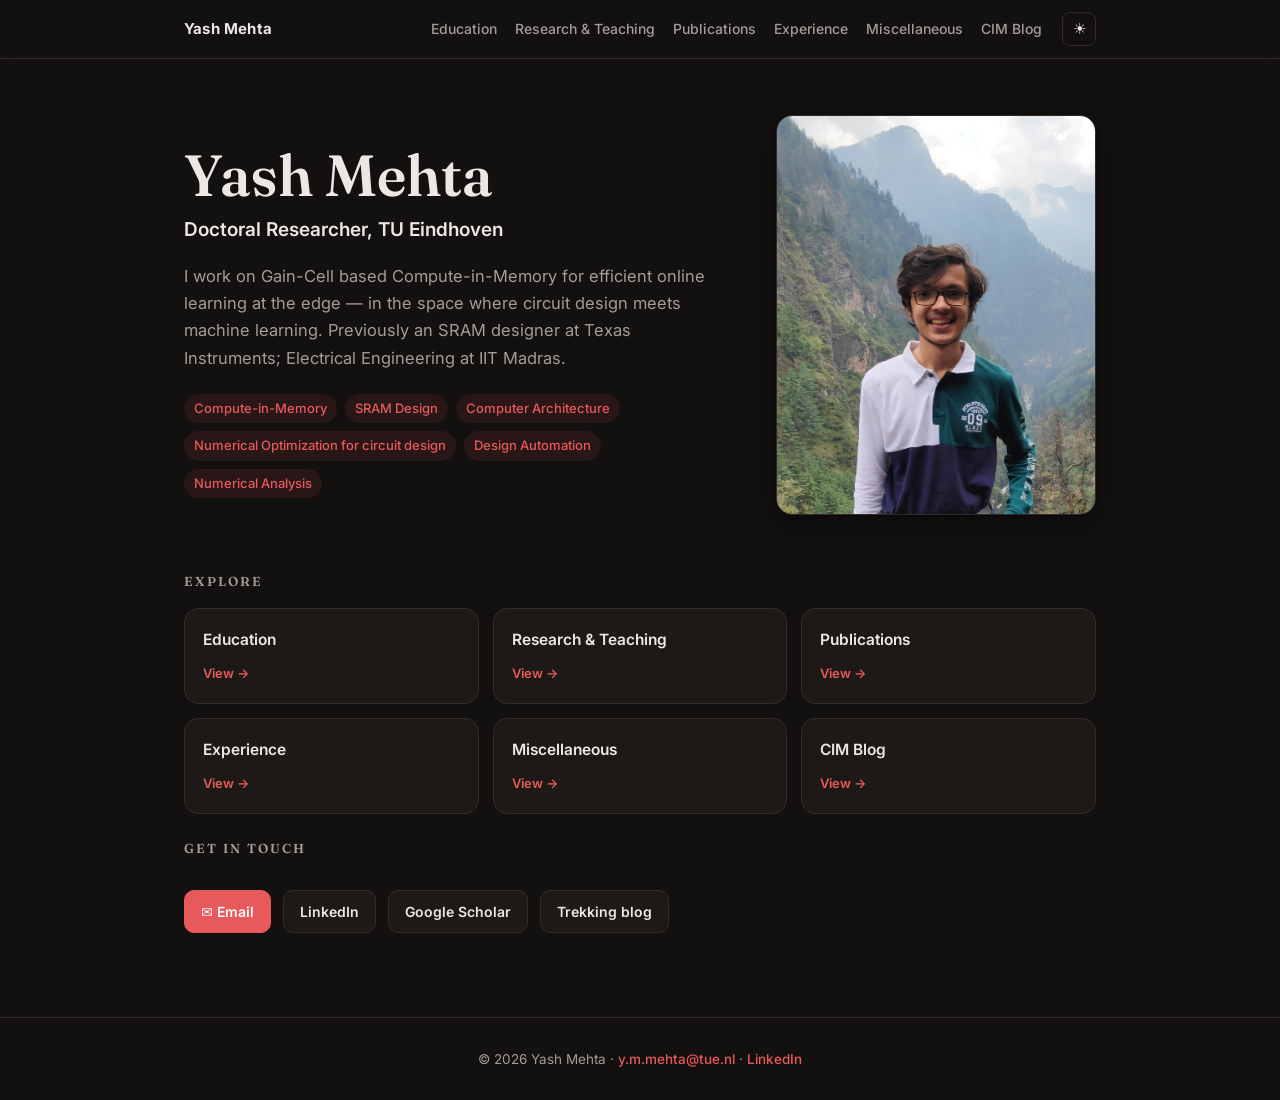
<file: index.html>
<!DOCTYPE html>
<html lang="en">
<head>
<meta charset="UTF-8">
<meta name="viewport" content="width=device-width, initial-scale=1.0">
<title>Yash Mehta</title>
<meta name="description" content="Yash Mehta — PhD student at TU Eindhoven (ASIC Lab). Compute-in-Memory, SRAM design, and edge machine learning.">
<link rel="preconnect" href="https://fonts.googleapis.com">
<link rel="preconnect" href="https://fonts.gstatic.com" crossorigin>
<link href="https://fonts.googleapis.com/css2?family=Fraunces:opsz,wght@9..144,400;9..144,600&family=Inter:wght@400;500;600;700&display=swap" rel="stylesheet">
<link rel="stylesheet" href="style.css">
<script>(function(){try{var t=localStorage.getItem('theme');document.documentElement.setAttribute('data-theme',t||'dark');}catch(e){document.documentElement.setAttribute('data-theme','dark');}})();</script>
</head>
<body>

<header class="nav">
  <div class="nav-inner">
    <a class="nav-name" href="index.html">Yash Mehta</a>
    <nav class="nav-links">
      <a href="education.html">Education</a>
      <a href="research.html">Research &amp; Teaching</a>
      <a href="publications.html">Publications</a>
      <a href="experience.html">Experience</a>
      <a href="misc.html">Miscellaneous</a>
      <a href="cim-blog.html">CIM Blog</a>
    </nav>
    <button id="themeBtn" aria-label="Toggle dark mode">◐</button>
  </div>
</header>

<section class="home">
  <div class="wrap">
    <div class="hero-grid">
      <div class="hero-text">
        <h1>Yash Mehta</h1>
        <div class="role">Doctoral Researcher, TU Eindhoven</div>
        <p class="tagline">
          I work on Gain-Cell based Compute-in-Memory for efficient online learning at the edge —
          in the space where circuit design meets machine learning. Previously an SRAM designer
          at Texas Instruments; Electrical Engineering at IIT Madras.
        </p>
        <div class="focus-tags">
          <span class="tag">Compute-in-Memory</span>
          <span class="tag">SRAM Design</span>
          <span class="tag">Computer Architecture</span>
        </div>
        <div class="focus-tags">
          <span class="tag">Numerical Optimization for circuit design</span>
          <span class="tag">Design Automation</span>
          <span class="tag">Numerical Analysis</span>
        </div>
      </div>
      <div class="photo-wrap">
        <img src="photo.jpg" alt="Yash Mehta"
             onerror="this.style.display='none';this.nextElementSibling.style.display='grid';">
        <div class="photo-fallback" style="display:none">YM</div>
      </div>
    </div>

    <div class="explore">
      <div class="explore-label">Explore</div>
      <div class="explore-grid">
        <a class="explore-card" href="education.html">
          <div class="ec-title">Education</div>
          <span class="ec-arrow">View →</span>
        </a>
        <a class="explore-card" href="research.html">
          <div class="ec-title">Research &amp; Teaching</div>
          <span class="ec-arrow">View →</span>
        </a>
        <a class="explore-card" href="publications.html">
          <div class="ec-title">Publications</div>
          <span class="ec-arrow">View →</span>
        </a>
        <a class="explore-card" href="experience.html">
          <div class="ec-title">Experience</div>
          <span class="ec-arrow">View →</span>
        </a>
        <a class="explore-card" href="misc.html">
          <div class="ec-title">Miscellaneous</div>
          <span class="ec-arrow">View →</span>
        </a>
        <a class="explore-card" href="cim-blog.html">
          <div class="ec-title">CIM Blog</div>
          <span class="ec-arrow">View →</span>
        </a>
      </div>
    </div>
  </div>
</section>

<section class="contact-section">
  <div class="wrap">
    <div class="explore-label">Get in touch</div>
    <div class="contact-row">
      <a class="btn primary" href="mailto:y.m.mehta@tue.nl">✉ Email</a>
      <a class="btn" href="https://www.linkedin.com/in/yash-mehta-2967001b4" target="_blank" rel="noopener">LinkedIn</a>
      <a class="btn" href="https://scholar.google.com/citations?user=5K7FJOwAAAAJ&hl=en" target="_blank" rel="noopener">Google Scholar</a>
      <a class="btn" href="https://mehtayash0506.wordpress.com/" target="_blank" rel="noopener">Trekking blog</a>
    </div>
  </div>
</section>

<footer>
  <div class="wrap">
    © <span id="yr"></span> Yash Mehta ·
    <a href="mailto:y.m.mehta@tue.nl">y.m.mehta@tue.nl</a> ·
    <a href="https://www.linkedin.com/in/yash-mehta-2967001b4" target="_blank" rel="noopener">LinkedIn</a>
  </div>
</footer>

<script>
(function(){
  var root=document.documentElement, btn=document.getElementById('themeBtn');
  function setIcon(){var d=root.getAttribute('data-theme')==='dark';btn.textContent=d?'☀':'☾';btn.setAttribute('aria-label',d?'Switch to light mode':'Switch to dark mode');}
  setIcon();
  btn.addEventListener('click',function(){
    var next=root.getAttribute('data-theme')==='dark'?'light':'dark';
    root.setAttribute('data-theme',next);
    try{localStorage.setItem('theme',next);}catch(e){}
    setIcon();
  });
  var y=document.getElementById('yr'); if(y) y.textContent=new Date().getFullYear();
})();
</script>
</body>
</html>
</file>
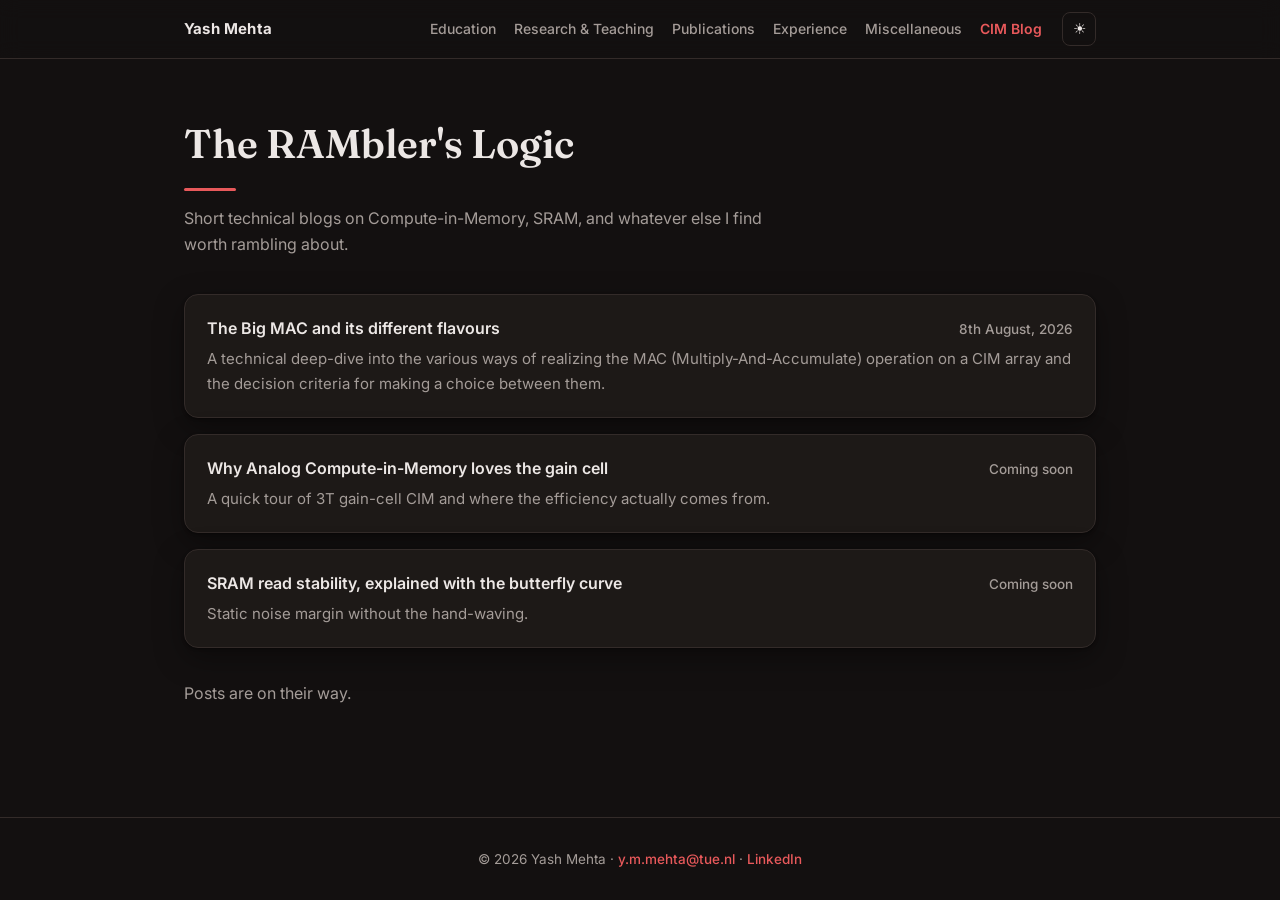
<file: cim-blog.html>
<!DOCTYPE html>
<html lang="en">
<head>
<meta charset="UTF-8">
<meta name="viewport" content="width=device-width, initial-scale=1.0">
<title>The RAMbler's Logic · Yash Mehta</title>
<meta name="description" content="The RAMbler's Logic — short technical blogs by Yash Mehta on Compute-in-Memory and related topics.">
<link rel="preconnect" href="https://fonts.googleapis.com">
<link rel="preconnect" href="https://fonts.gstatic.com" crossorigin>
<link href="https://fonts.googleapis.com/css2?family=Fraunces:opsz,wght@9..144,400;9..144,600&family=Inter:wght@400;500;600;700&display=swap" rel="stylesheet">
<link rel="stylesheet" href="style.css">
<script>(function(){try{var t=localStorage.getItem('theme');document.documentElement.setAttribute('data-theme',t||'dark');}catch(e){document.documentElement.setAttribute('data-theme','dark');}})();</script>
</head>
<body>

<header class="nav">
  <div class="nav-inner">
    <a class="nav-name" href="index.html">Yash Mehta</a>
    <nav class="nav-links">
      <a href="education.html">Education</a>
      <a href="research.html">Research &amp; Teaching</a>
      <a href="publications.html">Publications</a>
      <a href="experience.html">Experience</a>
      <a href="misc.html">Miscellaneous</a>
      <a href="cim-blog.html" class="active">CIM Blog</a>
    </nav>
    <button id="themeBtn" aria-label="Toggle dark mode">◐</button>
  </div>
</header>

<main class="page">
  <div class="wrap">
    <h1 class="page-title">The RAMbler's Logic</h1>
    <p class="page-intro">Short technical blogs on Compute-in-Memory, SRAM, and whatever else I find worth rambling about.</p>

    <!-- Add a new post by copying one of these blocks and editing it. -->
    <div class="cards">
      <a class="card entry post" href="https://mehtayash1947.github.io/yashmehta.github.io/big-mac-8-aug-2026.html">
        <div class="entry-head">
          <div class="entry-title">The Big MAC and its different flavours</div>
          <div class="entry-date">8th August, 2026</div>
        </div>
        <div class="entry-sub">A technical deep-dive into the various ways of realizing the MAC (Multiply-And-Accumulate) operation on a CIM array and the decision criteria for making a choice between them.</div>
      </a>

      <a class="card entry post" href="#">
        <div class="entry-head">
          <div class="entry-title">Why Analog Compute-in-Memory loves the gain cell</div>
          <div class="entry-date">Coming soon</div>
        </div>
        <div class="entry-sub">A quick tour of 3T gain-cell CIM and where the efficiency actually comes from.</div>
      </a>
      <a class="card entry post" href="#">
        <div class="entry-head">
          <div class="entry-title">SRAM read stability, explained with the butterfly curve</div>
          <div class="entry-date">Coming soon</div>
        </div>
        <div class="entry-sub">Static noise margin without the hand-waving.</div>
      </a>
    </div>

    <p class="edu-para" style="margin-top:32px;color:var(--muted)">
      Posts are on their way.
    </p>
  </div>
</main>

<footer>
  <div class="wrap">
    © <span id="yr"></span> Yash Mehta ·
    <a href="mailto:y.m.mehta@tue.nl">y.m.mehta@tue.nl</a> ·
    <a href="https://www.linkedin.com/in/yashmehta" target="_blank" rel="noopener">LinkedIn</a>
  </div>
</footer>

<script>
(function(){var root=document.documentElement,btn=document.getElementById('themeBtn');
function setIcon(){var d=root.getAttribute('data-theme')==='dark';btn.textContent=d?'☀':'☾';btn.setAttribute('aria-label',d?'Switch to light mode':'Switch to dark mode');}
setIcon();
btn.addEventListener('click',function(){var n=root.getAttribute('data-theme')==='dark'?'light':'dark';root.setAttribute('data-theme',n);try{localStorage.setItem('theme',n);}catch(e){}setIcon();});
var y=document.getElementById('yr');if(y)y.textContent=new Date().getFullYear();})();
</script>
</body>
</html>
</file>
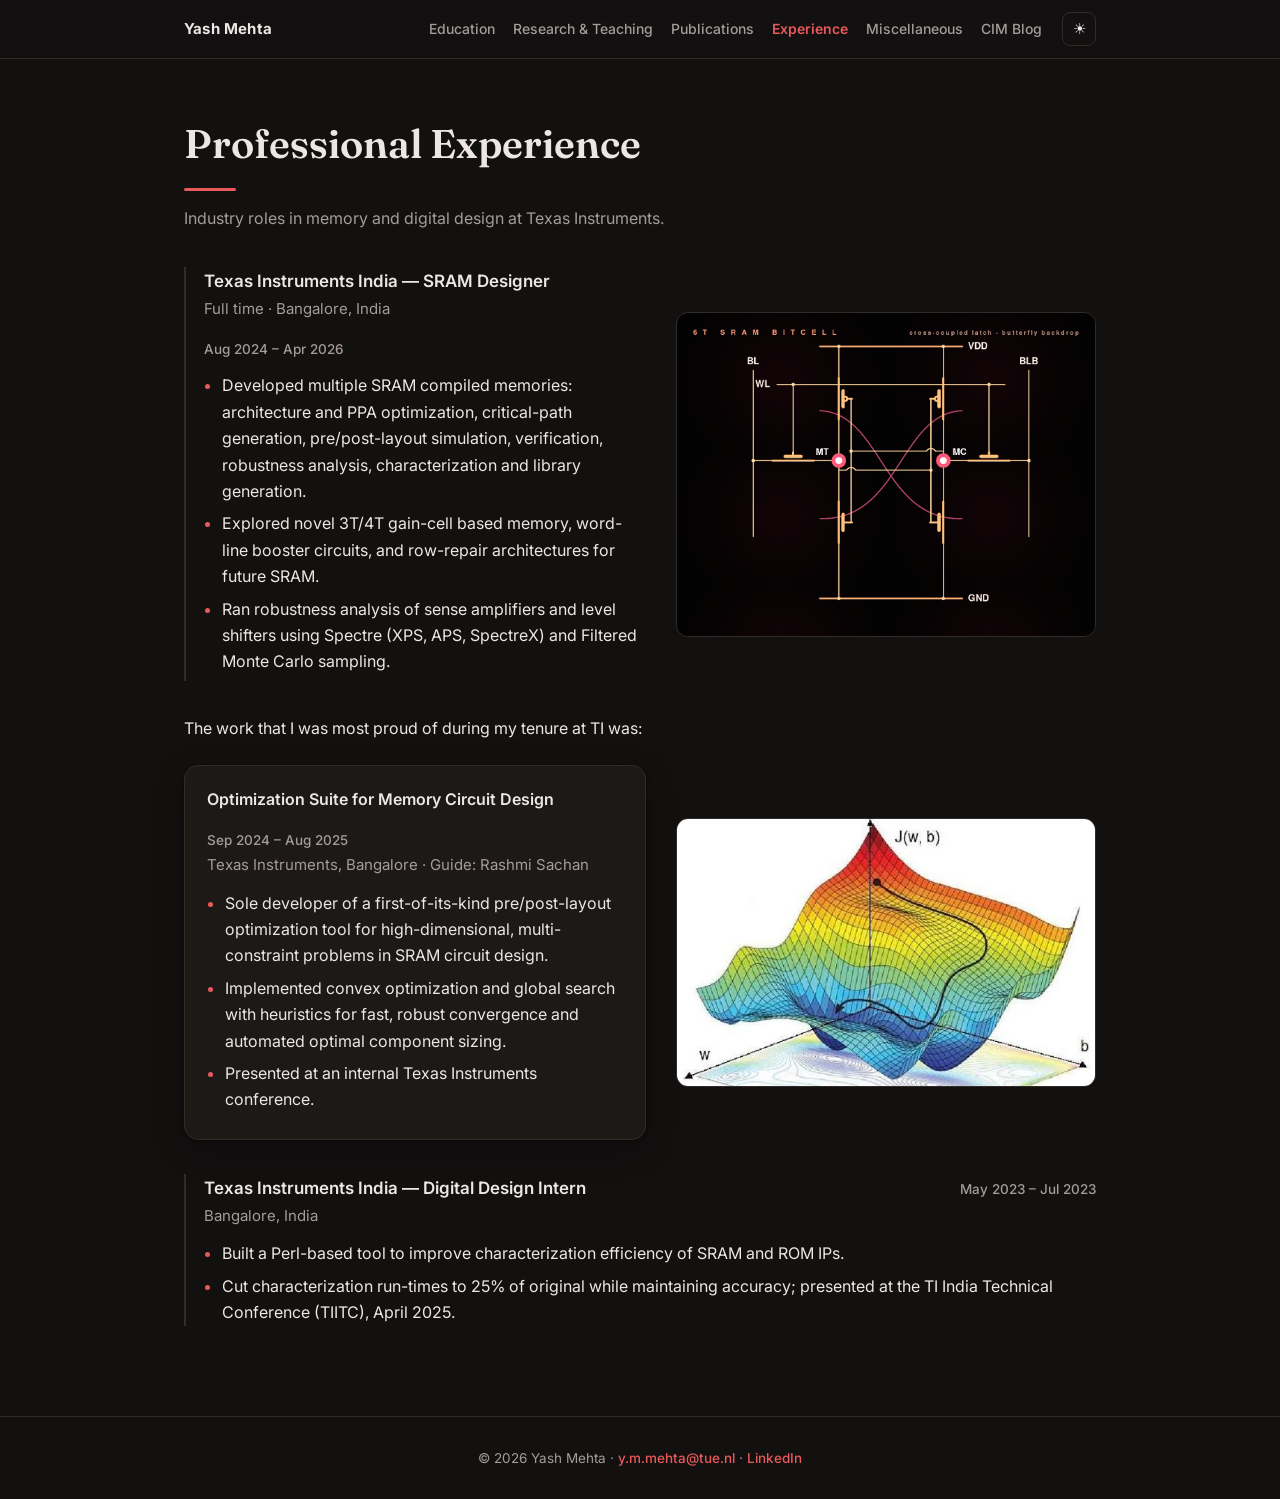
<file: experience.html>
<!DOCTYPE html>
<html lang="en">
<head>
<meta charset="UTF-8">
<meta name="viewport" content="width=device-width, initial-scale=1.0">
<title>Experience · Yash Mehta</title>
<link rel="preconnect" href="https://fonts.googleapis.com">
<link rel="preconnect" href="https://fonts.gstatic.com" crossorigin>
<link href="https://fonts.googleapis.com/css2?family=Fraunces:opsz,wght@9..144,400;9..144,600&family=Inter:wght@400;500;600;700&display=swap" rel="stylesheet">
<link rel="stylesheet" href="style.css">
<script>(function(){try{var t=localStorage.getItem('theme');document.documentElement.setAttribute('data-theme',t||'dark');}catch(e){document.documentElement.setAttribute('data-theme','dark');}})();</script>
</head>
<body>

<header class="nav">
  <div class="nav-inner">
    <a class="nav-name" href="index.html">Yash Mehta</a>
    <nav class="nav-links">
      <a href="education.html">Education</a>
      <a href="research.html">Research &amp; Teaching</a>
      <a href="publications.html">Publications</a>
      <a href="experience.html" class="active">Experience</a>
      <a href="misc.html">Miscellaneous</a>
      <a href="cim-blog.html">CIM Blog</a>
    </nav>
    <button id="themeBtn" aria-label="Toggle dark mode">◐</button>
  </div>
</header>

<main class="page">
  <div class="wrap">
    <h1 class="page-title">Professional Experience</h1>
    <p class="page-intro">Industry roles in memory and digital design at Texas Instruments.</p>

    <div class="media-row">
      <div class="entry">
        <div class="entry-head">
          <div>
            <div class="entry-title">Texas Instruments India — SRAM Designer</div>
            <div class="entry-sub">Full time · Bangalore, India</div>
          </div>
          <div class="entry-date">Aug 2024 – Apr 2026</div>
        </div>
        <ul>
          <li>Developed multiple SRAM compiled memories: architecture and PPA optimization, critical-path generation, pre/post-layout simulation, verification, robustness analysis, characterization and library generation.</li>
          <li>Explored novel 3T/4T gain-cell based memory, word-line booster circuits, and row-repair architectures for future SRAM.</li>
          <li>Ran robustness analysis of sense amplifiers and level shifters using Spectre (XPS, APS, SpectreX) and Filtered Monte Carlo sampling.</li>
        </ul>
      </div>
      <figure class="media-fig">
        <img src="sram-bitcell.png" alt="SRAM bitcell"
             onerror="this.style.display='none';this.nextElementSibling.style.display='grid';">
        <div class="media-ph" style="display:none">SRAM bitcell image<small>add assets/sram-bitcell.png</small></div>
      </figure>
    </div>

    <p class="edu-para" style="margin-bottom:24px">
      The work that I was most proud of during my tenure at TI was:
    </p>

    <div class="media-row">
      <div class="card entry">
        <div class="entry-head">
          <div class="entry-title">Optimization Suite for Memory Circuit Design</div>
          <div class="entry-date">Sep 2024 – Aug 2025</div>
        </div>
        <div class="entry-sub">Texas Instruments, Bangalore · Guide: Rashmi Sachan</div>
        <ul>
          <li>Sole developer of a first-of-its-kind pre/post-layout optimization tool for high-dimensional, multi-constraint problems in SRAM circuit design.</li>
          <li>Implemented convex optimization and global search with heuristics for fast, robust convergence and automated optimal component sizing.</li>
          <li>Presented at an internal Texas Instruments conference.</li>
        </ul>
      </div>
      <figure class="media-fig">
        <img src="convex-optimization.jpg" alt="Convex optimization"
             onerror="this.style.display='none';this.nextElementSibling.style.display='grid';">
        <div class="media-ph" style="display:none">Convex optimization image<small>add assets/convex-optimization.jpg</small></div>
      </figure>
    </div>

    <div class="entry">
      <div class="entry-head">
        <div>
          <div class="entry-title">Texas Instruments India — Digital Design Intern</div>
          <div class="entry-sub">Bangalore, India</div>
        </div>
        <div class="entry-date">May 2023 – Jul 2023</div>
      </div>
      <ul>
        <li>Built a Perl-based tool to improve characterization efficiency of SRAM and ROM IPs.</li>
        <li>Cut characterization run-times to 25% of original while maintaining accuracy; presented at the TI India Technical Conference (TIITC), April 2025.</li>
      </ul>
    </div>
  </div>
</main>

<footer>
  <div class="wrap">
    © <span id="yr"></span> Yash Mehta ·
    <a href="mailto:y.m.mehta@tue.nl">y.m.mehta@tue.nl</a> ·
    <a href="https://www.linkedin.com/in/yashmehta" target="_blank" rel="noopener">LinkedIn</a>
  </div>
</footer>

<script>
(function(){var root=document.documentElement,btn=document.getElementById('themeBtn');
function setIcon(){var d=root.getAttribute('data-theme')==='dark';btn.textContent=d?'☀':'☾';btn.setAttribute('aria-label',d?'Switch to light mode':'Switch to dark mode');}
setIcon();
btn.addEventListener('click',function(){var n=root.getAttribute('data-theme')==='dark'?'light':'dark';root.setAttribute('data-theme',n);try{localStorage.setItem('theme',n);}catch(e){}setIcon();});
var y=document.getElementById('yr');if(y)y.textContent=new Date().getFullYear();})();
</script>
</body>
</html>
</file>
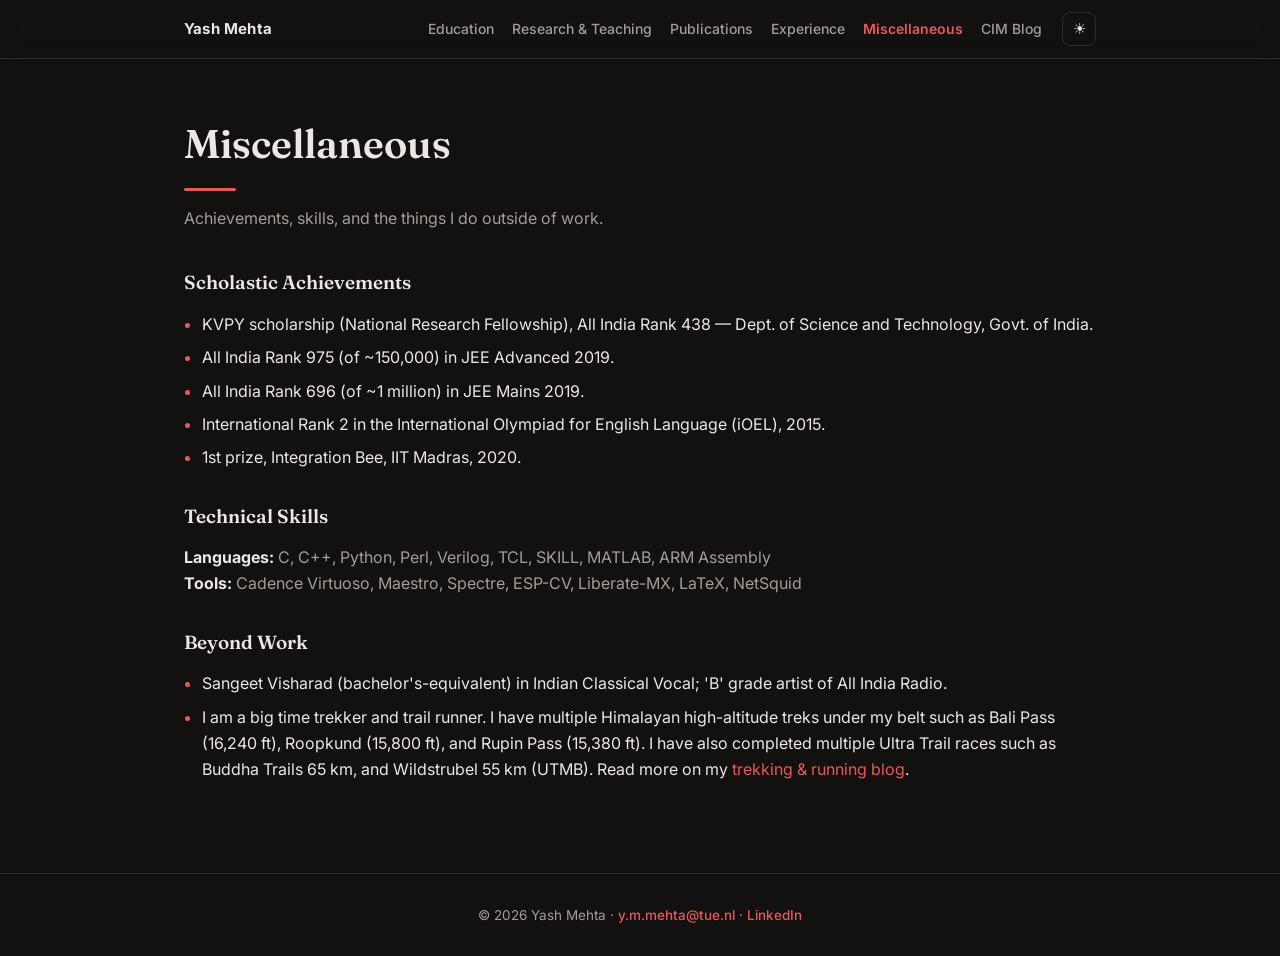
<file: misc.html>
<!DOCTYPE html>
<html lang="en">
<head>
<meta charset="UTF-8">
<meta name="viewport" content="width=device-width, initial-scale=1.0">
<title>Miscellaneous · Yash Mehta</title>
<link rel="preconnect" href="https://fonts.googleapis.com">
<link rel="preconnect" href="https://fonts.gstatic.com" crossorigin>
<link href="https://fonts.googleapis.com/css2?family=Fraunces:opsz,wght@9..144,400;9..144,600&family=Inter:wght@400;500;600;700&display=swap" rel="stylesheet">
<link rel="stylesheet" href="style.css">
<script>(function(){try{var t=localStorage.getItem('theme');document.documentElement.setAttribute('data-theme',t||'dark');}catch(e){document.documentElement.setAttribute('data-theme','dark');}})();</script>
</head>
<body>

<header class="nav">
  <div class="nav-inner">
    <a class="nav-name" href="index.html">Yash Mehta</a>
    <nav class="nav-links">
      <a href="education.html">Education</a>
      <a href="research.html">Research &amp; Teaching</a>
      <a href="publications.html">Publications</a>
      <a href="experience.html">Experience</a>
      <a href="misc.html" class="active">Miscellaneous</a>
      <a href="cim-blog.html">CIM Blog</a>
    </nav>
    <button id="themeBtn" aria-label="Toggle dark mode">◐</button>
  </div>
</header>

<main class="page">
  <div class="wrap">
    <h1 class="page-title">Miscellaneous</h1>
    <p class="page-intro">Achievements, skills, and the things I do outside of work.</p>

    <div class="misc-group">
      <h2>Scholastic Achievements</h2>
      <ul>
        <li>KVPY scholarship (National Research Fellowship), All India Rank 438 — Dept. of Science and Technology, Govt. of India.</li>
        <li>All India Rank 975 (of ~150,000) in JEE Advanced 2019.</li>
        <li>All India Rank 696 (of ~1 million) in JEE Mains 2019.</li>
        <li>International Rank 2 in the International Olympiad for English Language (iOEL), 2015.</li>
        <li>1st prize, Integration Bee, IIT Madras, 2020.</li>
      </ul>
    </div>

    <div class="misc-group">
      <h2>Technical Skills</h2>
      <p style="color:var(--muted)"><strong style="color:var(--text)">Languages:</strong> C, C++, Python, Perl, Verilog, TCL, SKILL, MATLAB, ARM Assembly</p>
      <p style="color:var(--muted)"><strong style="color:var(--text)">Tools:</strong> Cadence Virtuoso, Maestro, Spectre, ESP-CV, Liberate-MX, LaTeX, NetSquid</p>
    </div>

    <div class="misc-group">
      <h2>Beyond Work</h2>
      <ul>
        <li>Sangeet Visharad (bachelor's-equivalent) in Indian Classical Vocal; 'B' grade artist of All India Radio.</li>
        <li>I am a big time trekker and trail runner. I have multiple Himalayan high-altitude treks under my belt such as Bali Pass (16,240 ft), Roopkund (15,800 ft), and Rupin Pass (15,380 ft). I have also completed multiple Ultra Trail races such as Buddha Trails 65 km, and Wildstrubel 55 km (UTMB). Read more on my <a href="https://mehtayash0506.wordpress.com/" target="_blank" rel="noopener">trekking &amp; running blog</a>.</li>
      </ul>
    </div>
  </div>
</main>

<footer>
  <div class="wrap">
    © <span id="yr"></span> Yash Mehta ·
    <a href="mailto:y.m.mehta@tue.nl">y.m.mehta@tue.nl</a> ·
    <a href="https://www.linkedin.com/in/yashmehta" target="_blank" rel="noopener">LinkedIn</a>
  </div>
</footer>

<script>
(function(){var root=document.documentElement,btn=document.getElementById('themeBtn');
function setIcon(){var d=root.getAttribute('data-theme')==='dark';btn.textContent=d?'☀':'☾';btn.setAttribute('aria-label',d?'Switch to light mode':'Switch to dark mode');}
setIcon();
btn.addEventListener('click',function(){var n=root.getAttribute('data-theme')==='dark'?'light':'dark';root.setAttribute('data-theme',n);try{localStorage.setItem('theme',n);}catch(e){}setIcon();});
var y=document.getElementById('yr');if(y)y.textContent=new Date().getFullYear();})();
</script>
</body>
</html>
</file>
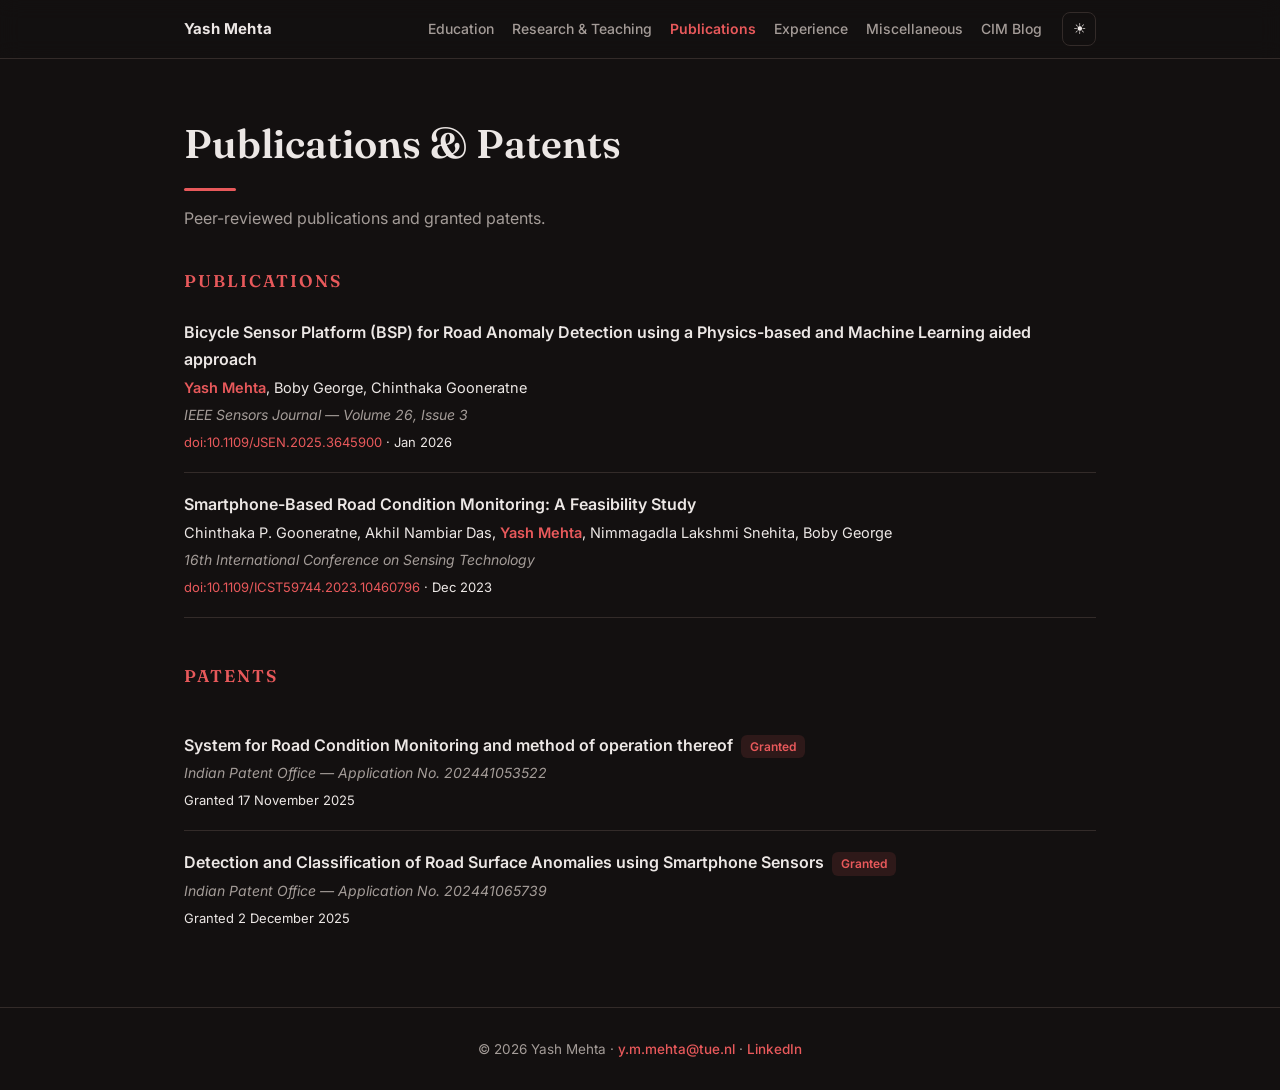
<file: publications.html>
<!DOCTYPE html>
<html lang="en">
<head>
<meta charset="UTF-8">
<meta name="viewport" content="width=device-width, initial-scale=1.0">
<title>Publications &amp; Patents · Yash Mehta</title>
<link rel="preconnect" href="https://fonts.googleapis.com">
<link rel="preconnect" href="https://fonts.gstatic.com" crossorigin>
<link href="https://fonts.googleapis.com/css2?family=Fraunces:opsz,wght@9..144,400;9..144,600&family=Inter:wght@400;500;600;700&display=swap" rel="stylesheet">
<link rel="stylesheet" href="style.css">
<script>(function(){try{var t=localStorage.getItem('theme');document.documentElement.setAttribute('data-theme',t||'dark');}catch(e){document.documentElement.setAttribute('data-theme','dark');}})();</script>
</head>
<body>

<header class="nav">
  <div class="nav-inner">
    <a class="nav-name" href="index.html">Yash Mehta</a>
    <nav class="nav-links">
      <a href="education.html">Education</a>
      <a href="research.html">Research &amp; Teaching</a>
      <a href="publications.html" class="active">Publications</a>
      <a href="experience.html">Experience</a>
      <a href="misc.html">Miscellaneous</a>
      <a href="cim-blog.html">CIM Blog</a>
    </nav>
    <button id="themeBtn" aria-label="Toggle dark mode">◐</button>
  </div>
</header>

<main class="page">
  <div class="wrap">
    <h1 class="page-title">Publications &amp; Patents</h1>
    <p class="page-intro">Peer-reviewed publications and granted patents.</p>

    <h2 class="subsec-title" style="margin-top:0;font-size:17px">Publications</h2>

    <div class="pub">
      <div class="pub-title">Bicycle Sensor Platform (BSP) for Road Anomaly Detection using a Physics-based and Machine Learning aided approach</div>
      <div class="pub-authors"><span class="me">Yash Mehta</span>, Boby George, Chinthaka Gooneratne</div>
      <div class="pub-venue">IEEE Sensors Journal — Volume 26, Issue 3</div>
      <div class="pub-meta"><a href="https://doi.org/10.1109/JSEN.2025.3645900" target="_blank" rel="noopener">doi:10.1109/JSEN.2025.3645900</a> · Jan 2026</div>
    </div>

    <div class="pub">
      <div class="pub-title">Smartphone-Based Road Condition Monitoring: A Feasibility Study</div>
      <div class="pub-authors">Chinthaka P. Gooneratne, Akhil Nambiar Das, <span class="me">Yash Mehta</span>, Nimmagadla Lakshmi Snehita, Boby George</div>
      <div class="pub-venue">16th International Conference on Sensing Technology</div>
      <div class="pub-meta"><a href="https://doi.org/10.1109/ICST59744.2023.10460796" target="_blank" rel="noopener">doi:10.1109/ICST59744.2023.10460796</a> · Dec 2023</div>
    </div>

    <h2 class="subsec-title" style="font-size:17px">Patents</h2>

    <div class="pub">
      <div class="pub-title">System for Road Condition Monitoring and method of operation thereof<span class="badge">Granted</span></div>
      <div class="pub-venue">Indian Patent Office — Application No. 202441053522</div>
      <div class="pub-meta">Granted 17 November 2025</div>
    </div>

    <div class="pub">
      <div class="pub-title">Detection and Classification of Road Surface Anomalies using Smartphone Sensors<span class="badge">Granted</span></div>
      <div class="pub-venue">Indian Patent Office — Application No. 202441065739</div>
      <div class="pub-meta">Granted 2 December 2025</div>
    </div>
  </div>
</main>

<footer>
  <div class="wrap">
    © <span id="yr"></span> Yash Mehta ·
    <a href="mailto:y.m.mehta@tue.nl">y.m.mehta@tue.nl</a> ·
    <a href="https://www.linkedin.com/in/yashmehta" target="_blank" rel="noopener">LinkedIn</a>
  </div>
</footer>

<script>
(function(){var root=document.documentElement,btn=document.getElementById('themeBtn');
function setIcon(){var d=root.getAttribute('data-theme')==='dark';btn.textContent=d?'☀':'☾';btn.setAttribute('aria-label',d?'Switch to light mode':'Switch to dark mode');}
setIcon();
btn.addEventListener('click',function(){var n=root.getAttribute('data-theme')==='dark'?'light':'dark';root.setAttribute('data-theme',n);try{localStorage.setItem('theme',n);}catch(e){}setIcon();});
var y=document.getElementById('yr');if(y)y.textContent=new Date().getFullYear();})();
</script>
</body>
</html>
</file>
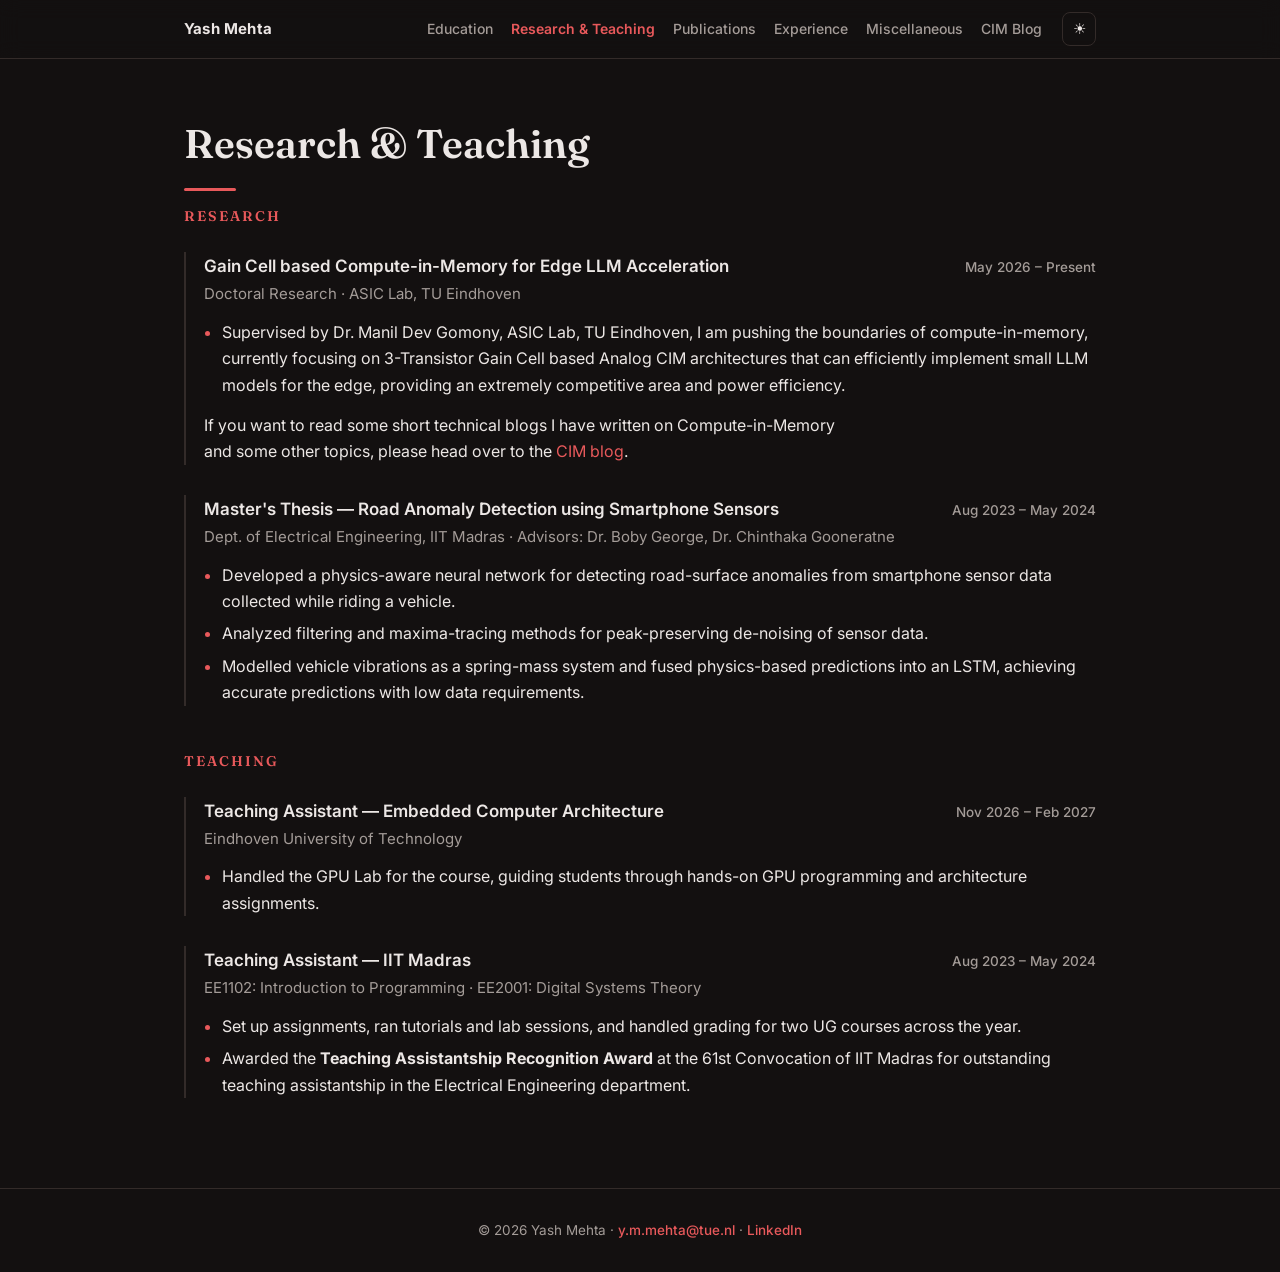
<file: research.html>
<!DOCTYPE html>
<html lang="en">
<head>
<meta charset="UTF-8">
<meta name="viewport" content="width=device-width, initial-scale=1.0">
<title>Research &amp; Teaching · Yash Mehta</title>
<link rel="preconnect" href="https://fonts.googleapis.com">
<link rel="preconnect" href="https://fonts.gstatic.com" crossorigin>
<link href="https://fonts.googleapis.com/css2?family=Fraunces:opsz,wght@9..144,400;9..144,600&family=Inter:wght@400;500;600;700&display=swap" rel="stylesheet">
<link rel="stylesheet" href="style.css">
<script>(function(){try{var t=localStorage.getItem('theme');document.documentElement.setAttribute('data-theme',t||'dark');}catch(e){document.documentElement.setAttribute('data-theme','dark');}})();</script>
</head>
<body>

<header class="nav">
  <div class="nav-inner">
    <a class="nav-name" href="index.html">Yash Mehta</a>
    <nav class="nav-links">
      <a href="education.html">Education</a>
      <a href="research.html" class="active">Research &amp; Teaching</a>
      <a href="publications.html">Publications</a>
      <a href="experience.html">Experience</a>
      <a href="misc.html">Miscellaneous</a>
      <a href="cim-blog.html">CIM Blog</a>
    </nav>
    <button id="themeBtn" aria-label="Toggle dark mode">◐</button>
  </div>
</header>

<main class="page">
  <div class="wrap">
    <h1 class="page-title">Research &amp; Teaching</h1>

    <h2 class="subsec-title" style="margin-top:0">Research</h2>

    <div class="entry">
      <div class="entry-head">
        <div>
          <div class="entry-title">Gain Cell based Compute-in-Memory for Edge LLM Acceleration</div>
          <div class="entry-sub">Doctoral Research · ASIC Lab, TU Eindhoven</div>
        </div>
        <div class="entry-date">May 2026 – Present</div>
      </div>
      <ul>
        <li>Supervised by Dr. Manil Dev Gomony, ASIC Lab, TU Eindhoven, I am pushing the boundaries of compute-in-memory, currently focusing on 3-Transistor Gain Cell based Analog CIM architectures that can efficiently implement small LLM models for the edge, providing an extremely competitive area and power efficiency.</li>
      </ul>
      <p class="edu-para">If you want to read some short technical blogs I have written on Compute-in-Memory and some other topics, please head over to the <a href="cim-blog.html">CIM blog</a>.</p>
    </div>

    <div class="entry">
      <div class="entry-head">
        <div>
          <div class="entry-title">Master's Thesis — Road Anomaly Detection using Smartphone Sensors</div>
          <div class="entry-sub">Dept. of Electrical Engineering, IIT Madras · Advisors: Dr. Boby George, Dr. Chinthaka Gooneratne</div>
        </div>
        <div class="entry-date">Aug 2023 – May 2024</div>
      </div>
      <ul>
        <li>Developed a physics-aware neural network for detecting road-surface anomalies from smartphone sensor data collected while riding a vehicle.</li>
        <li>Analyzed filtering and maxima-tracing methods for peak-preserving de-noising of sensor data.</li>
        <li>Modelled vehicle vibrations as a spring-mass system and fused physics-based predictions into an LSTM, achieving accurate predictions with low data requirements.</li>
      </ul>
    </div>

    <h2 class="subsec-title">Teaching</h2>

    <div class="entry">
      <div class="entry-head">
        <div>
          <div class="entry-title">Teaching Assistant — Embedded Computer Architecture</div>
          <div class="entry-sub">Eindhoven University of Technology</div>
        </div>
        <div class="entry-date">Nov 2026 – Feb 2027</div>
      </div>
      <ul>
        <li>Handled the GPU Lab for the course, guiding students through hands-on GPU programming and architecture assignments.</li>
      </ul>
    </div>

    <div class="entry">
      <div class="entry-head">
        <div>
          <div class="entry-title">Teaching Assistant — IIT Madras</div>
          <div class="entry-sub">EE1102: Introduction to Programming · EE2001: Digital Systems Theory</div>
        </div>
        <div class="entry-date">Aug 2023 – May 2024</div>
      </div>
      <ul>
        <li>Set up assignments, ran tutorials and lab sessions, and handled grading for two UG courses across the year.</li>
        <li>Awarded the <strong>Teaching Assistantship Recognition Award</strong> at the 61st Convocation of IIT Madras for outstanding teaching assistantship in the Electrical Engineering department.</li>
      </ul>
    </div>
  </div>
</main>

<footer>
  <div class="wrap">
    © <span id="yr"></span> Yash Mehta ·
    <a href="mailto:y.m.mehta@tue.nl">y.m.mehta@tue.nl</a> ·
    <a href="https://www.linkedin.com/in/yashmehta" target="_blank" rel="noopener">LinkedIn</a>
  </div>
</footer>

<script>
(function(){var root=document.documentElement,btn=document.getElementById('themeBtn');
function setIcon(){var d=root.getAttribute('data-theme')==='dark';btn.textContent=d?'☀':'☾';btn.setAttribute('aria-label',d?'Switch to light mode':'Switch to dark mode');}
setIcon();
btn.addEventListener('click',function(){var n=root.getAttribute('data-theme')==='dark'?'light':'dark';root.setAttribute('data-theme',n);try{localStorage.setItem('theme',n);}catch(e){}setIcon();});
var y=document.getElementById('yr');if(y)y.textContent=new Date().getFullYear();})();
</script>
</body>
</html>
</file>
<file: style.css>
/* ===== Yash Mehta — shared styles ===== */
:root{
  --accent:#7a1420;        /* true burgundy — deep dark red */
  --accent-soft:#9c1f27;   /* hover / lighter red */
  --accent-ink:#5a0f19;    /* darkest red for strong text */
  --bg:#ffffff;
  --surface:#faf6f6;
  --border:#e6dedd;
  --text:#1b1817;
  --muted:#6a6360;
  --shadow:0 1px 3px rgba(0,0,0,.06),0 10px 30px rgba(0,0,0,.05);
  --maxw:960px;
}
html[data-theme="dark"]{
  --accent:#e8595b;        /* clear red, readable on dark (not pink) */
  --accent-soft:#f0736f;
  --accent-ink:#f0736f;
  --bg:#131010;
  --surface:#1d1917;
  --border:#332b29;
  --text:#ece7e5;
  --muted:#a49c98;
  --shadow:0 1px 3px rgba(0,0,0,.4),0 10px 30px rgba(0,0,0,.35);
}
*{box-sizing:border-box;margin:0;padding:0}
html{scroll-behavior:smooth}
body{
  font-family:'Inter',system-ui,sans-serif;
  background:var(--bg);color:var(--text);
  line-height:1.65;font-size:16px;
  transition:background .3s,color .3s;
  min-height:100vh;display:flex;flex-direction:column;
}
a{color:var(--accent);text-decoration:none}
a:hover{text-decoration:underline}
.wrap{max-width:var(--maxw);margin:0 auto;padding:0 24px;width:100%}

/* ===== Nav ===== */
header.nav{
  position:sticky;top:0;z-index:50;
  background:color-mix(in srgb,var(--bg) 88%,transparent);
  backdrop-filter:blur(10px);
  border-bottom:1px solid var(--border);
}
.nav-inner{max-width:var(--maxw);margin:0 auto;padding:12px 24px;
  display:flex;align-items:center;gap:20px;flex-wrap:wrap}
.nav-name{font-weight:700;font-size:15px;letter-spacing:.2px;margin-right:auto;color:var(--text)}
.nav-name:hover{text-decoration:none;color:var(--accent)}
.nav-links{display:flex;gap:18px;flex-wrap:wrap}
.nav-links a{color:var(--muted);font-size:14px;font-weight:500}
.nav-links a:hover{color:var(--accent);text-decoration:none}
.nav-links a.active{color:var(--accent);font-weight:600}
#themeBtn{
  background:none;border:1px solid var(--border);border-radius:8px;
  width:34px;height:34px;cursor:pointer;color:var(--text);
  display:grid;place-items:center;font-size:15px;transition:.2s;
}
#themeBtn:hover{border-color:var(--accent);color:var(--accent)}

/* ===== Home hero (two-column, left-aligned) ===== */
.home{flex:1;padding:56px 0 24px}
.hero-grid{display:grid;grid-template-columns:1fr 320px;gap:52px;align-items:center}
@media(max-width:760px){
  .hero-grid{grid-template-columns:1fr;gap:32px}
  .photo-wrap{order:-1;justify-self:start}
}
.hero-text{min-width:0}
.eyebrow{display:inline-flex;align-items:center;gap:8px;color:var(--accent);
  font-weight:600;font-size:13px;letter-spacing:.8px;text-transform:uppercase}
.eyebrow::before{content:"";width:26px;height:2px;background:var(--accent);display:inline-block}
.home h1{font-family:'Fraunces',serif;font-weight:600;
  font-size:clamp(40px,6vw,58px);line-height:1.03;margin:14px 0 8px}
.home .role{font-size:19px;color:var(--text);font-weight:600}
.home .tagline{font-size:16.5px;color:var(--muted);max-width:54ch;margin:18px 0 0}
.focus-tags{display:flex;flex-wrap:wrap;gap:8px;margin-top:22px}
.focus-tags + .focus-tags{margin-top:8px}
.focus-tags .tag{font-size:13px}

/* bottom contact block */
.contact-section{padding:0 0 44px}
.contact-section .explore-label{margin-bottom:14px}

/* rectangular photo */
.photo-wrap{width:320px;max-width:100%;aspect-ratio:4/5;position:relative}
.photo-wrap img{width:100%;height:100%;border-radius:16px;object-fit:cover;
  box-shadow:var(--shadow);display:block;border:1px solid var(--border)}
.photo-wrap::after{content:"";position:absolute;inset:0;border-radius:16px;
  box-shadow:inset 0 0 0 1px rgba(0,0,0,.04);pointer-events:none}
.photo-fallback{width:100%;height:100%;border-radius:16px;
  display:grid;place-items:center;font-family:'Fraunces',serif;
  font-size:84px;color:#fff;letter-spacing:2px;
  background:linear-gradient(150deg,var(--accent),var(--accent-ink));
  box-shadow:var(--shadow)}

.contact-row{display:flex;flex-wrap:wrap;gap:12px;margin-top:30px}

/* quick-link cards to sections */
.explore{margin-top:56px}
.explore-label{font-family:'Fraunces',serif;font-size:13px;font-weight:600;
  text-transform:uppercase;letter-spacing:2px;color:var(--muted);margin-bottom:16px}
.explore-grid{display:grid;grid-template-columns:repeat(3,1fr);gap:14px}
@media(max-width:680px){.explore-grid{grid-template-columns:1fr 1fr}}
@media(max-width:440px){.explore-grid{grid-template-columns:1fr}}
.explore-card{display:block;background:var(--surface);border:1px solid var(--border);
  border-radius:14px;padding:18px 18px;transition:.2s}
.explore-card:hover{border-color:var(--accent);transform:translateY(-2px);
  box-shadow:var(--shadow);text-decoration:none}
.explore-card .ec-title{font-weight:600;font-size:15.5px;color:var(--text)}
.explore-card .ec-desc{font-size:13px;color:var(--muted);margin-top:3px}
.explore-card .ec-arrow{color:var(--accent);font-weight:600;margin-top:10px;
  font-size:13px;display:inline-block}
.btn{
  display:inline-flex;align-items:center;gap:7px;
  padding:9px 16px;border-radius:10px;font-size:14px;font-weight:600;
  border:1px solid var(--border);color:var(--text);background:var(--surface);
  transition:.2s;
}
.btn:hover{border-color:var(--accent);color:var(--accent);text-decoration:none;transform:translateY(-1px)}
.btn.primary{background:var(--accent);color:#fff;border-color:var(--accent)}
.btn.primary:hover{background:var(--accent-soft);color:#fff}

/* ===== Content pages ===== */
main.page{flex:1;padding:52px 0 20px}
.page-title{font-family:'Fraunces',serif;font-weight:600;
  font-size:clamp(30px,5vw,40px);margin-bottom:14px;position:relative;padding-bottom:14px}
.page-title::after{content:"";position:absolute;left:0;bottom:0;
  width:52px;height:3px;border-radius:2px;background:var(--accent)}
.page-intro{color:var(--muted);font-size:16px;margin-bottom:36px;max-width:60ch}

.entry{margin-bottom:30px;padding-left:18px;border-left:2px solid var(--border);
  transition:border-color .2s}
.entry:hover{border-left-color:var(--accent)}
.card.entry{border-left:1px solid var(--border);padding-left:22px}
.card.entry:hover{border-color:var(--accent);border-left-color:var(--accent)}
.entry-head{display:flex;justify-content:space-between;gap:16px;flex-wrap:wrap;align-items:baseline}
.entry-title{font-weight:600;font-size:17px}
.entry-sub{color:var(--muted);font-size:15px;margin-top:2px}
.entry-date{color:var(--muted);font-size:13.5px;font-weight:500;white-space:nowrap}
.entry ul{margin:12px 0 0;padding-left:18px}
.entry li{margin-bottom:6px}
.entry li::marker{color:var(--accent)}

.cards{display:grid;grid-template-columns:1fr;gap:16px}
.card{background:var(--surface);border:1px solid var(--border);border-radius:14px;
  padding:20px 22px;box-shadow:var(--shadow);margin-bottom:0}
.card .entry-title{font-size:16px}

.tags{display:flex;flex-wrap:wrap;gap:8px;margin-top:14px}
.tag{font-size:12.5px;font-weight:500;padding:4px 10px;border-radius:20px;
  background:color-mix(in srgb,var(--accent) 10%,transparent);color:var(--accent-soft)}
html[data-theme="dark"] .tag{color:var(--accent)}

.subsec-title{font-family:'Fraunces',serif;font-size:14px;font-weight:600;
  text-transform:uppercase;letter-spacing:2px;color:var(--accent);
  margin:44px 0 24px}

.pub{padding:18px 0;border-bottom:1px solid var(--border)}
.pub:first-of-type{padding-top:0}
.pub:last-child{border-bottom:none}
.pub-title{font-weight:600;font-size:16px}
.pub-authors{font-size:14.5px;margin-top:4px}
.pub-authors .me{color:var(--accent);font-weight:600}
.pub-venue{font-size:14px;color:var(--muted);font-style:italic;margin-top:3px}
.pub-meta{font-size:13px;margin-top:6px}
.badge{display:inline-block;font-size:12px;font-weight:600;padding:2px 9px;border-radius:6px;
  background:color-mix(in srgb,var(--accent) 12%,transparent);color:var(--accent-soft);margin-left:8px}
html[data-theme="dark"] .badge{color:var(--accent)}

.col2{columns:2;column-gap:32px}
.col2 li{margin-bottom:6px;break-inside:avoid}
@media(max-width:560px){.col2{columns:1}}

.misc-group{margin-bottom:30px}
.misc-group h2{font-family:'Fraunces',serif;font-size:19px;font-weight:600;margin-bottom:12px}
.misc-group ul{padding-left:18px}
.misc-group li{margin-bottom:7px}
.misc-group li::marker{color:var(--accent)}

/* ===== Blog post cards ===== */
.post{display:block;text-decoration:none;color:inherit}
.post:hover{text-decoration:none}
.post .entry-title{color:var(--text);transition:color .2s}
.post:hover .entry-title{color:var(--accent)}
.post .entry-sub{margin-top:6px}

/* ===== Education prose ===== */
.edu-para{margin-top:14px;color:var(--text);max-width:66ch}

/* ===== Side-media rows (experience) ===== */
.media-row{display:grid;grid-template-columns:minmax(0,1fr) 420px;gap:30px;align-items:center;margin-bottom:34px}
@media(max-width:820px){.media-row{grid-template-columns:1fr}}
.media-row .entry,.media-row .card{margin-bottom:0}
.media-fig{margin:0}
.media-fig img{width:100%;border-radius:12px;border:1px solid var(--border);display:block}
.media-fig figcaption{font-size:12.5px;color:var(--muted);margin-top:8px;text-align:center}
.media-ph{width:100%;aspect-ratio:4/3;border:1px dashed var(--border);border-radius:12px;
  display:grid;place-items:center;text-align:center;padding:14px;
  color:var(--muted);font-size:13px;background:var(--surface);line-height:1.4}
.media-ph small{display:block;margin-top:5px;font-size:11.5px;opacity:.8}

/* ===== Full-bleed landscape image ===== */
.full-img{width:100vw;position:relative;left:50%;margin-left:-50vw;margin-top:46px}
.full-img img{width:100%;max-height:440px;object-fit:cover;display:block}
.full-ph{width:100%;height:340px;border-top:1px dashed var(--border);border-bottom:1px dashed var(--border);
  display:grid;place-items:center;text-align:center;color:var(--muted);font-size:14px;background:var(--surface)}
.full-ph small{display:block;margin-top:5px;font-size:12px;opacity:.8}

/* ===== Footer ===== */
footer{border-top:1px solid var(--border);padding:30px 0;text-align:center;
  color:var(--muted);font-size:13.5px;margin-top:40px}
footer a{font-weight:500}
</file>
